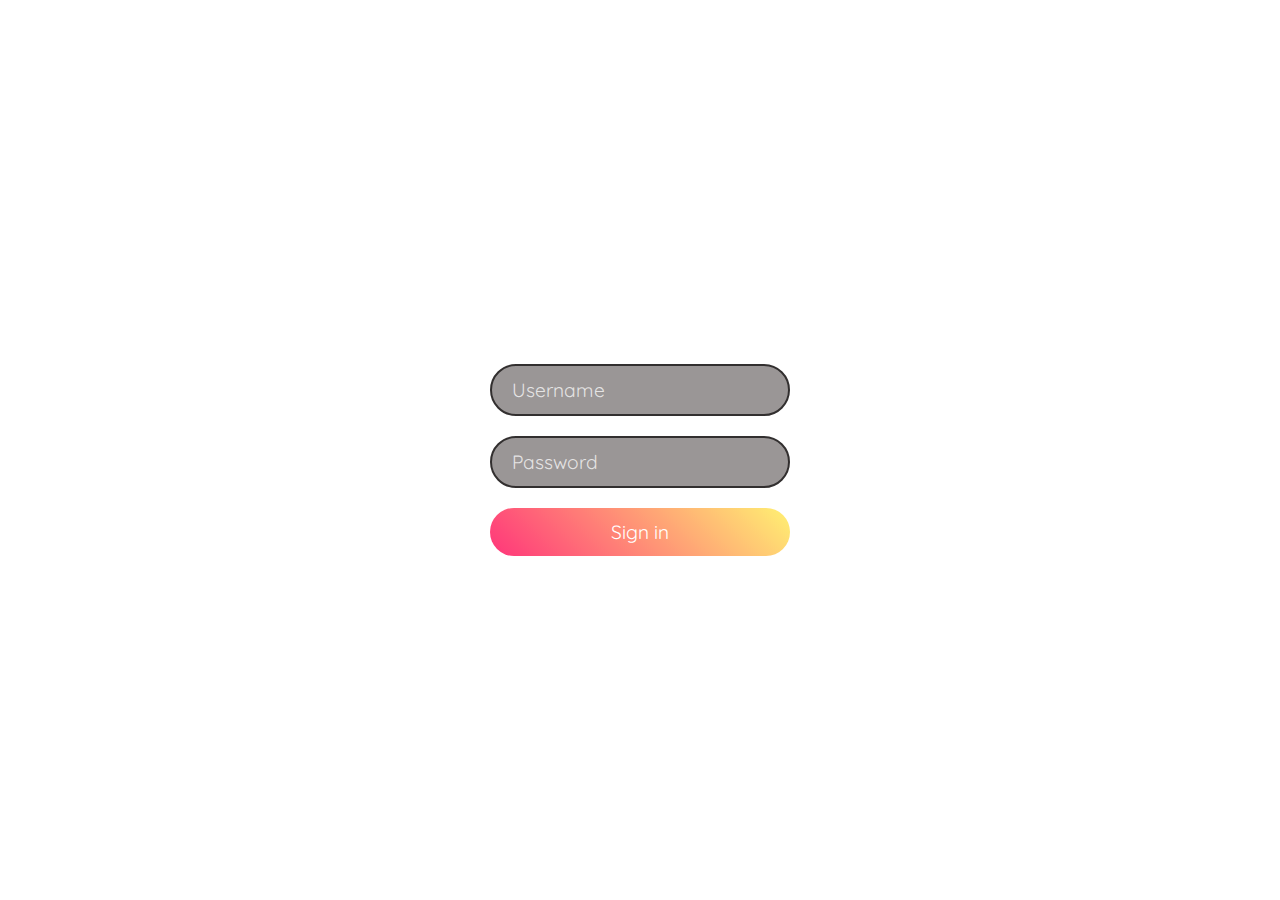
<file: marvalus/login.html>
<!DOCTYPE html>
<html lang="en">
<head>
<meta charset="UTF-8">
<meta name="viewport" content="width=device-width, initial-scale=1.0">
<title>Login Page</title>
<link rel="stylesheet" href="login.css">
</head>
<body>

<div class="ring">
  <i style="--clr:#00ff0a;"></i>
  <i style="--clr:#ff0057;"></i>
  <i style="--clr:#fffd44;"></i>
  <div class="login">
    <h2>Login</h2>
    <div class="inputBx">
      <input type="text" placeholder="Username">
    </div>
    <div class="inputBx">
      <input type="password" placeholder="Password">
    </div>
    <div class="inputBx">
      <input type="submit" value="Sign in">
    </div>
    <div class="links">
      <a href="#">Forget Password</a>
      <a href="#">Signup</a>
    </div>
    <a href="index.html" class="back-btn">Back</a>
  </div>
</div>

</body>
</html>
</file>
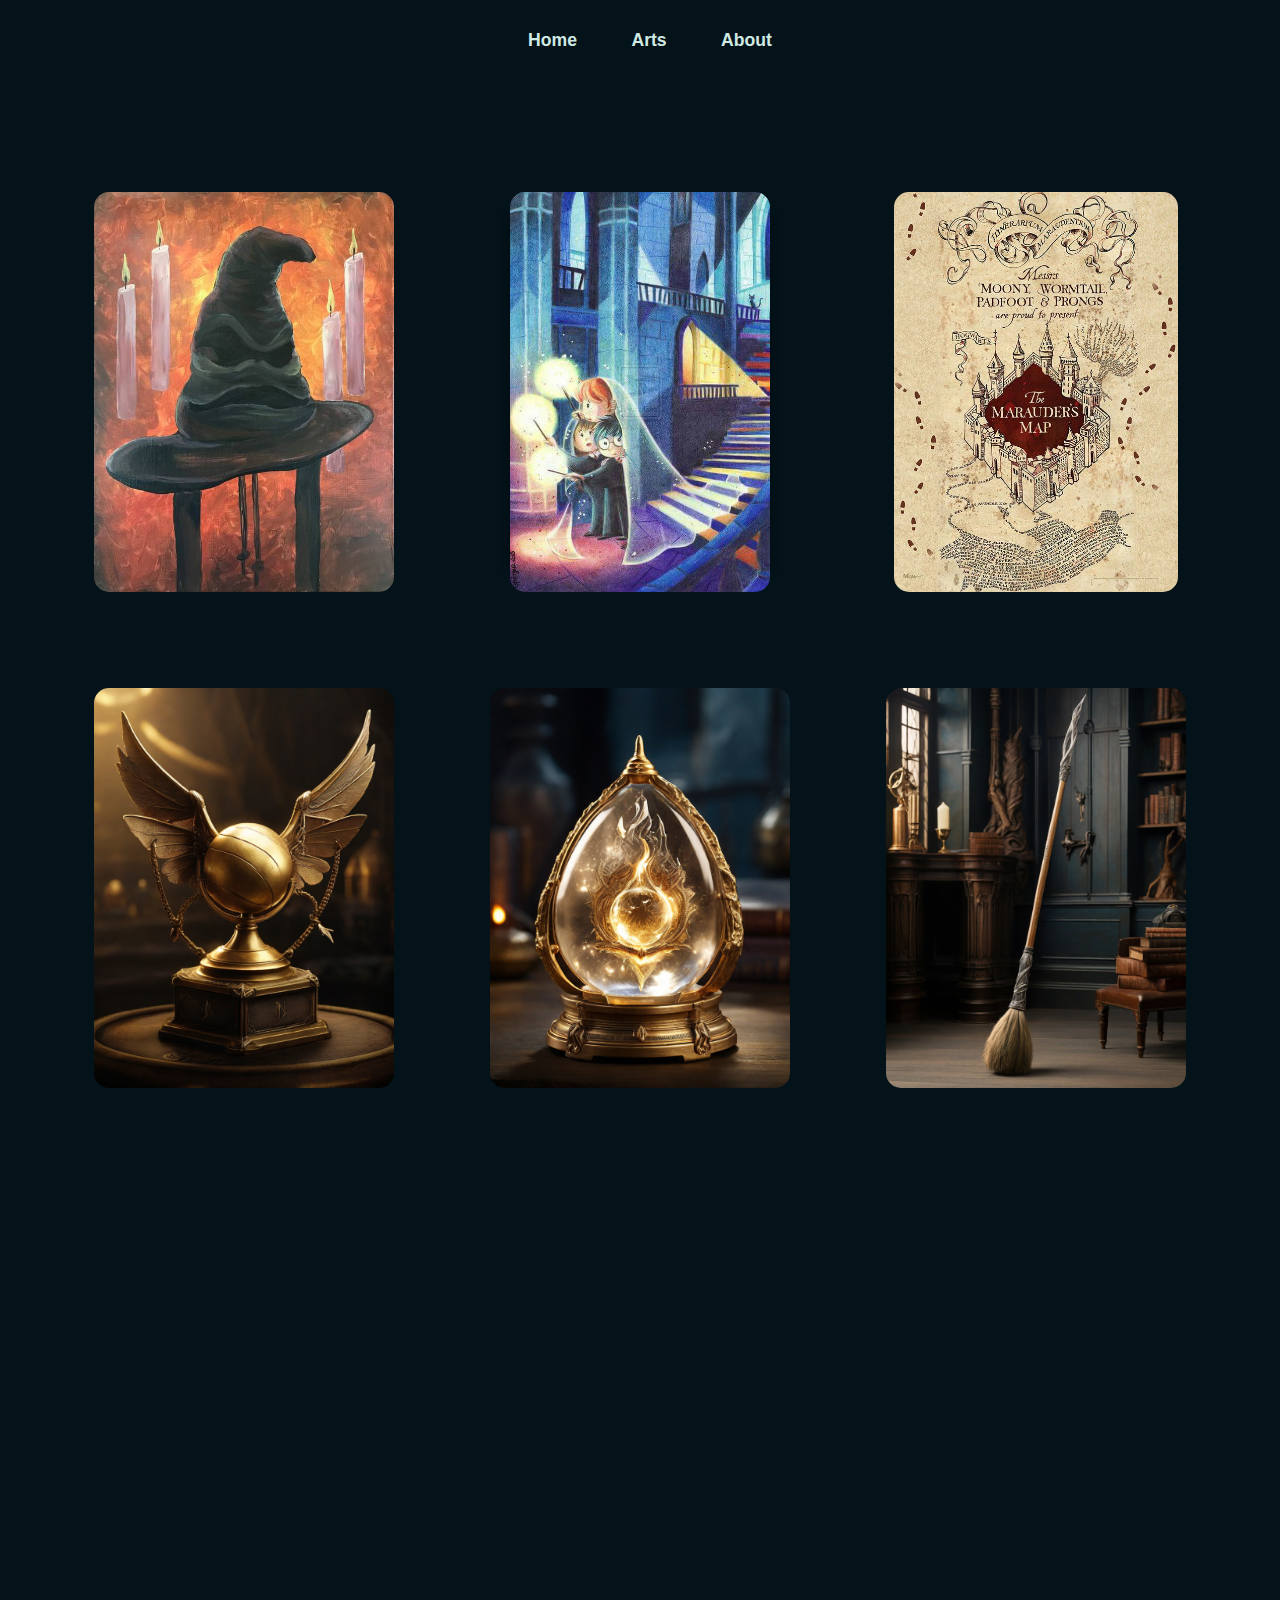
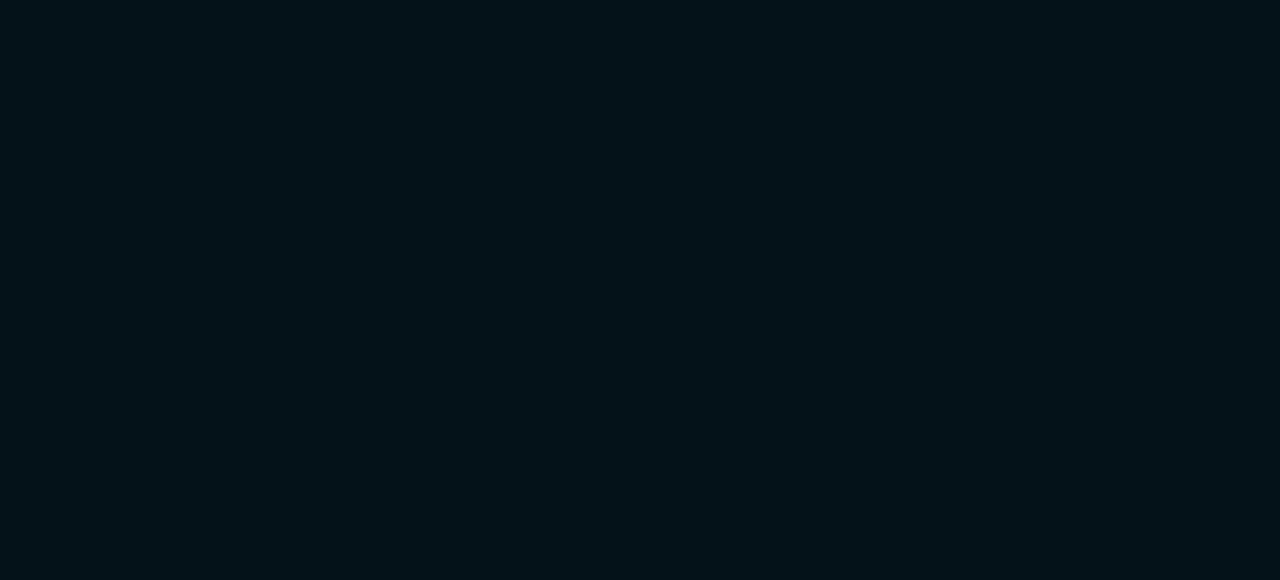
<file: marvalus/amenities/amenities.html>
<!DOCTYPE html>
<html lang="en">
<head>
    <meta charset="UTF-8">
    <meta name="viewport" content="width=device-width, initial-scale=1.0">
    <title>Arcane Artifacts</title>
    <link rel="stylesheet" href="../sub_pages.css">
</head>
<body>
    <header>
        <nav class="navigation">
           <a href="../index.html#home">Home<span></span></a>
           <a href="../index.html#cat">Arts<span></span></a>
           <a href="../index.html#about">About<span></span></a>
        </nav>
   </header>
    <section class="main_body" id="potion_home">
        <div class="card">
            <div class="content">
                <div class="front">
                    <img src="sorting_hat.jpg" alt="Sorting Hat">
                </div>
                <div class="back">
                    <h1 class="title">Sorting Hat</h1>
                    <p class="subtitle">The enchanted hat that determines which Hogwarts house a student belongs to, based on their qualities and desires.</p>
                </div>
            </div>
        </div>
        <div class="card">
            <div class="content">
                <div class="front">
                    <img src="invisibility_cloak.jpg" alt="Invisibility Cloak">
                </div>
                <div class="back">
                    <h1 class="title">Invisibility Cloak</h1>
                    <p class="subtitle">The legendary cloak that renders the wearer invisible, allowing them to move undetected through the world.</p>
                </div>
            </div>
        </div>
        <div class="card">
            <div class="content">
                <div class="front">
                    <img src="marauder's_map.jpg" alt="Marauder's Map">
                </div>
                <div class="back">
                    <h1 class="title">Marauder's Map</h1>
                    <p class="subtitle">The magical map of Hogwarts that reveals all the secret passages and locations within the castle, created by Moony, Wormtail, Padfoot, and Prongs.</p>
                </div>
            </div>
        </div>
        <div class="card">
            <div class="content">
                <div class="front">
                    <img src="golden_snitch.jpg" alt="Golden Snitch">
                </div>
                <div class="back">
                    <h1 class="title">Golden Snitch</h1>
                    <p class="subtitle">The small, winged ball used in Quidditch, sought by Seekers to end the game and earn their team 150 points.</p>
                </div>
            </div>
        </div>
        <div class="card">
            <div class="content">
                <div class="front">
                    <img src="philosopher's_stone.jpg" alt="Philosopher's Stone">
                </div>
                <div class="back">
                    <h1 class="title">Philosopher's Stone</h1>
                    <p class="subtitle">The legendary alchemical substance with the power to grant immortality, sought by Nicolas Flamel and protected by Dumbledore.</p>
                </div>
            </div>
        </div>
        <div class="card">
            <div class="content">
                <div class="front">
                    <img src="flying_broomstick.jpg" alt="Flying Broomstick">
                </div>
                <div class="back">
                    <h1 class="title">Flying Broomstick</h1>
                    <p class="subtitle">The magical mode of transportation used by witches and wizards for travel and Quidditch.</p>
                </div>
            </div>
        </div>
        <div class="card">
            <div class="content">
                <div class="front">
                    <img src="the_mirror_of_erised.jpg" alt="The Mirror of Erised">
                </div>
                <div class="back">
                    <h1 class="title">The Mirror of Erised</h1>
                    <p class="subtitle">The mirror that shows the deepest desires of the heart, tempting those who gaze into it with visions of their greatest wishes fulfilled.</p>
                </div>
            </div>
        </div>
        <div class="card">
            <div class="content">
                <div class="front">
                    <img src="elder_wand.jpg" alt="Elder Wand">
                </div>
                <div class="back">
                    <h1 class="title">Elder Wand</h1>
                    <p class="subtitle">The most powerful wand in existence, capable of performing feats of magic beyond the ability of any other wand.</p>
                </div>
            </div>
        </div>
        <div class="card">
            <div class="content">
                <div class="front">
                    <img src="the_pensive.jpg" alt="The Pensieve">
                </div>
                <div class="back">
                    <h1 class="title">The Pensieve</h1>
                    <p class="subtitle">The magical basin used for viewing memories, allowing users to revisit and examine past events.</p>
                </div>
            </div>
        </div>
        <div class="card">
            <div class="content">
                <div class="front">
                    <img src="griffindor_sword.jpg" alt="Gryffindor Sword">
                </div>
                <div class="back">
                    <h1 class="title">Gryffindor Sword</h1>
                    <p class="subtitle">The powerful and enchanted sword of Godric Gryffindor, imbued with the ability to destroy Horcruxes.</p>
                </div>
            </div>
        </div>
        <div class="card">
            <div class="content">
                <div class="front">
                    <img src="time_turner.jpg" alt="Time Turner">
                </div>
                <div class="back">
                    <h1 class="title">Time Turner</h1>
                    <p class="subtitle">The magical time-travel device used by Hermione Granger to attend multiple classes simultaneously.</p>
                </div>
            </div>
        </div>
        <div class="card">
            <div class="content">
                <div class="front">
                    <img src="resurrection_stone.jpg" alt="Resurrection Stone">
                </div>
                <div class="back">
                    <h1 class="title">Resurrection Stone</h1>
                    <p class="subtitle">One of the Deathly Hallows, capable of bringing back shades of the deceased from the afterlife.</p>
                </div>
            </div>
        </div>
    </section>
</body>
<script>
    const cards = document.querySelectorAll('.card');
const observer = new IntersectionObserver((entries) => {
    entries.forEach((entry) => {
        if (entry.isIntersecting) {
            entry.target.classList.add('visible');
        } else {
            entry.target.classList.remove('visible');
        }
    });
});

cards.forEach((card) => {
    observer.observe(card);
});
</script>
</html>
</file>
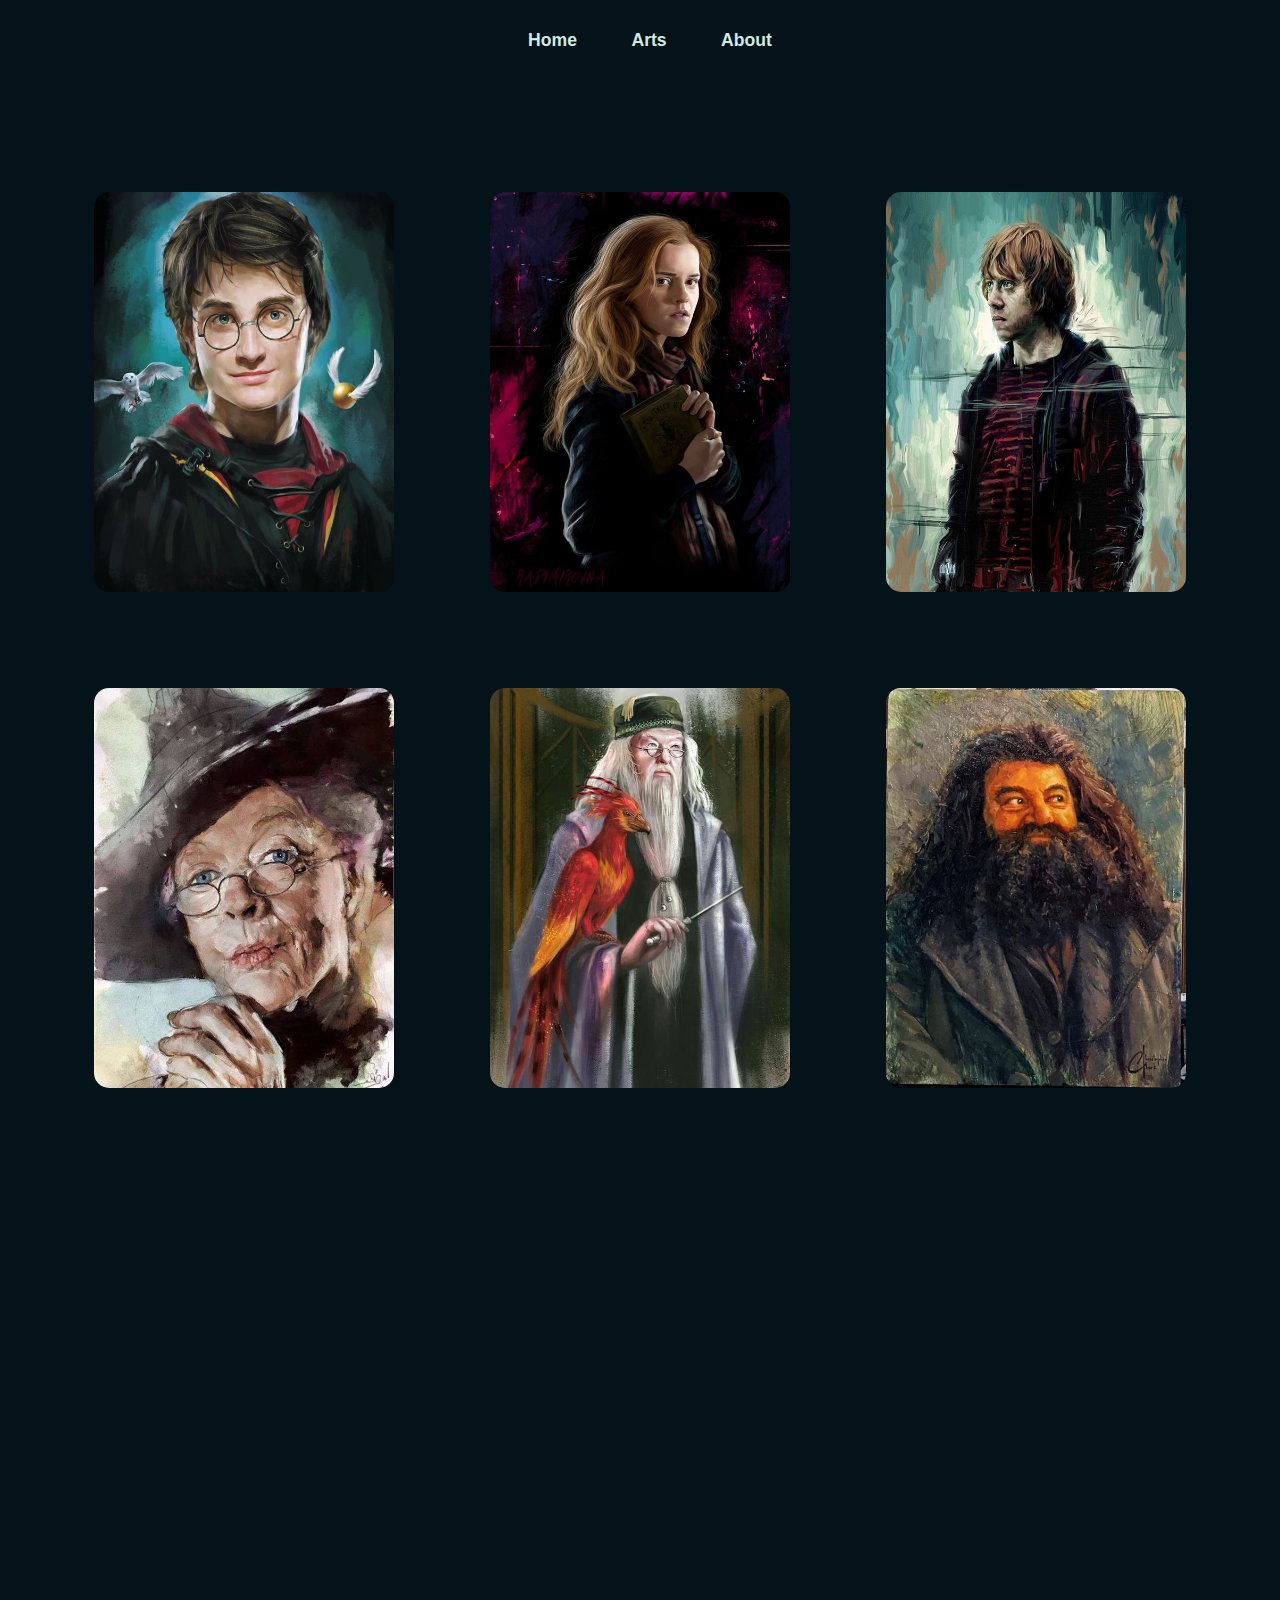
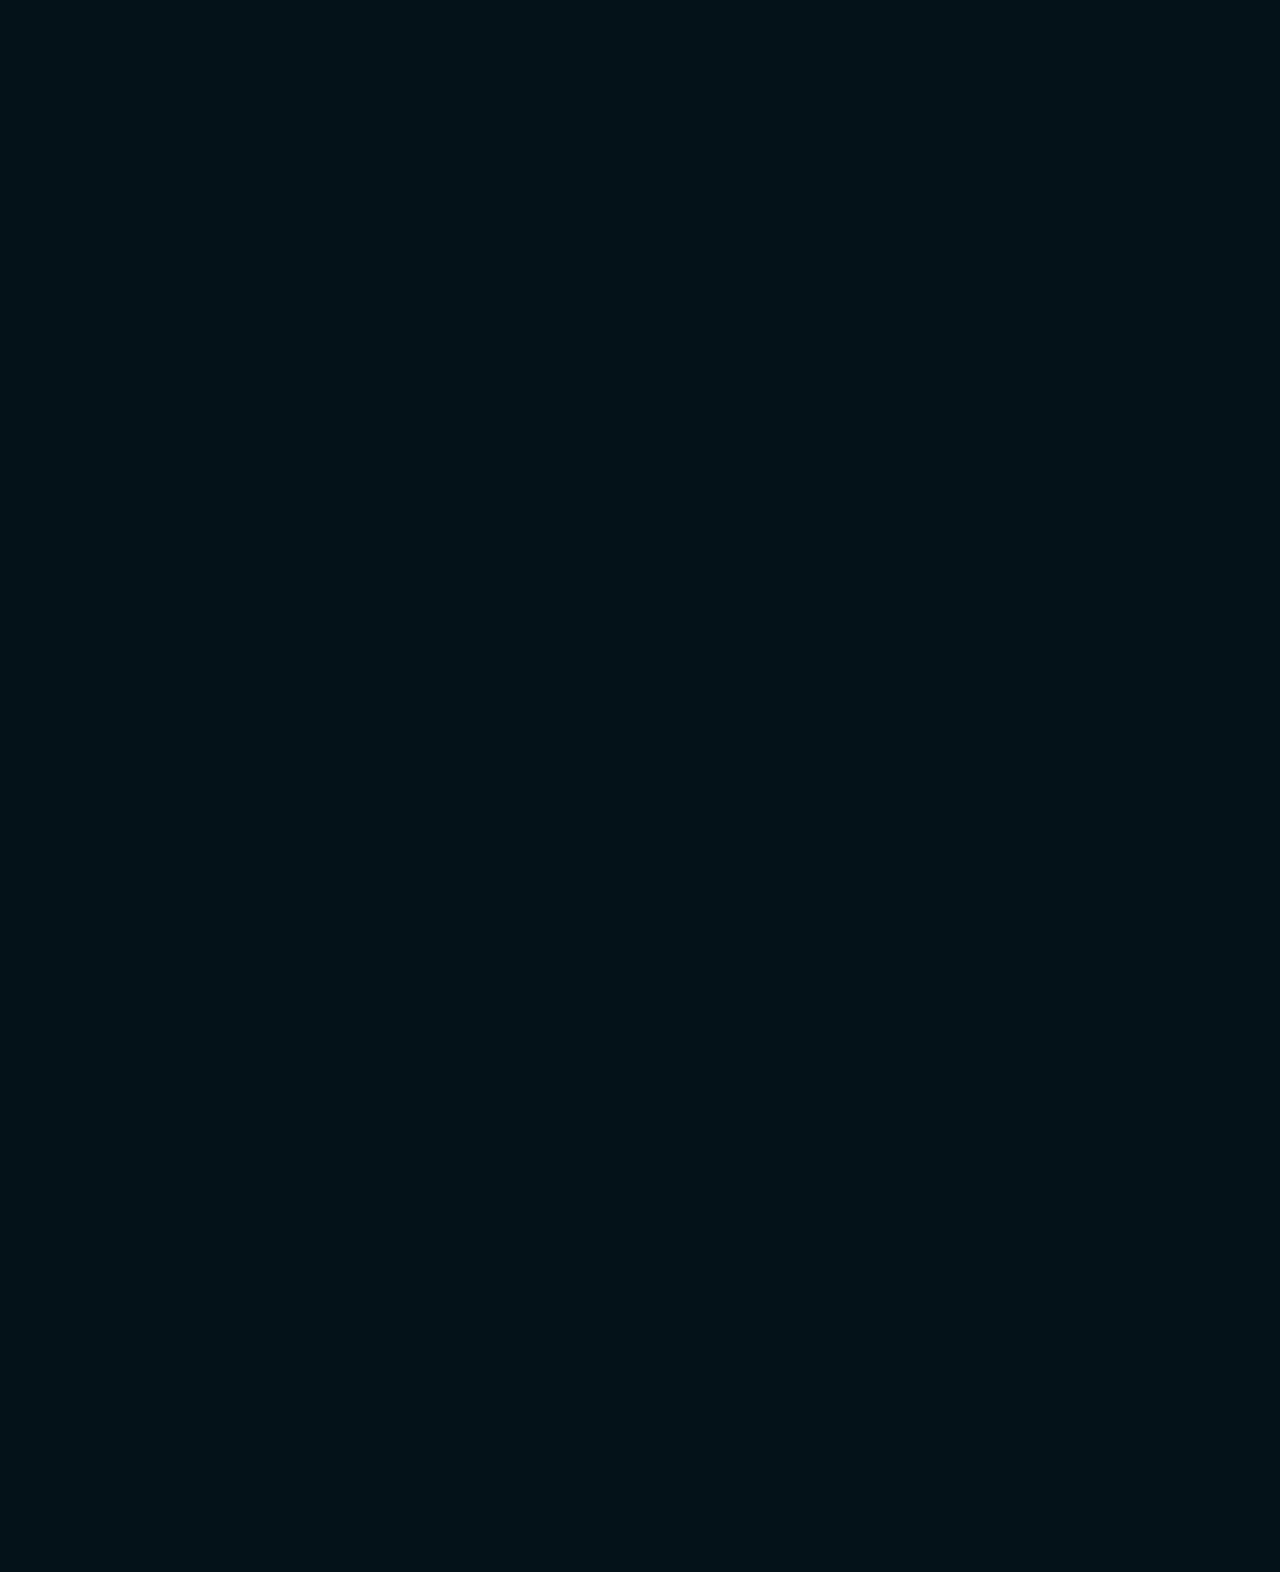
<file: marvalus/characters/characters.html>
<!DOCTYPE html>
<html lang="en">
<head>
    <meta charset="UTF-8">
    <meta name="viewport" content="width=device-width, initial-scale=1.0">
    <title>Enchanted Characters</title>
    <link rel="stylesheet" href="../sub_pages.css">
</head>
<body>
    <header>
        <nav class="navigation">
           <a href="../index.html#home">Home<span></span></a>
           <a href="../index.html#cat">Arts<span></span></a>
           <a href="../index.html#about">About<span></span></a>
        </nav>
   </header>
    <section class="main_body">
        <div class="card">
            <div class="content">
                <div class="front">
                    <img src="1.jpg" alt="Image 1">
                </div>
                <div class="back">
                    <h1 class="title">Harry Potter</h1>
                    <p class="subtitle"> The courageous wizard destined to defy darkness, wielding bravery as his greatest magic.<p>
                        <input type="radio" id="star5" name="rating1" value="5" />
                        <label for="star5">5 </label>
                        <input type="radio" id="star4" name="rating1" value="4" />
                        <label for="star4">4 </label>
                        <input type="radio" id="star3" name="rating1" value="3" />
                        <label for="star3">3 </label>
                        <input type="radio" id="star2" name="rating1" value="2" />
                        <label for="star2">2 </label>
                        <input type="radio" id="star1" name="rating1" value="1" />
                        <label for="star1">1 </label>
                    </div>
                    <!-- Display the selected rating -->
                    <div class="selected-rating">Your rating: <span id="selected-rating1"></span></div>
                </div>
            </div>
        </div>
        <div class="card">
            <div class="content">
                <div class="front">
                    <img src="2.jpg" alt="Image 2">
                </div>
                <div class="back">
                    <h1 class="title">Hermione Granger</h1>
                    <p class="subtitle"> The brilliant witch whose intellect shines as brightly as her unwavering loyalty.<p>
                </div>
            </div>
        </div>
        <div class="card">
            <div class="content">
                <div class="front">
                    <img src="3.jpg" alt="Image 3">
                </div>
                <div class="back">
                    <h1 class="title">Ron Weasley</h1>
                    <p class="subtitle">The steadfast friend, whose humor and heart prove indispensable on the journey through both laughter and adversity.<p>
                </div>
            </div>
        </div>
        <div class="card">
            <div class="content">
                <div class="front">
                    <img src="4.jpg" alt="Image 1">
                </div>
                <div class="back">
                    <h1 class="title">Minerva McGonagal</h1>
                    <p class="subtitle">The stern yet fair Deputy Headmistress, whose animagus form is as fierce as her dedication to Hogwarts.<p>
                </div>
            </div>
        </div>
        <div class="card">
            <div class="content">
                <div class="front">
                    <img src="8.jpg" alt="Image 2">
                </div>
                <div class="back">
                    <h1 class="title">Albus Dumbledore</h1>
                    <p class="subtitle">The enigmatic and wise Headmaster, whose twinkling eyes conceal depths of knowledge and compassion.<p>
                </div>
            </div>
        </div>
        <div class="card">
            <div class="content">
                <div class="front">
                    <img src="6.jpg" alt="Image 3">
                </div>
                <div class="back">
                    <h1 class="title">Rubeus Hagrid</h1>
                    <p class="subtitle">The gentle giant with a heart of gold, whose love for magical creatures is matched only by his loyalty to his friends.<p>
                </div>
            </div>
        </div>
        <div class="card">
            <div class="content">
                <div class="front">
                    <img src="7.jpg" alt="Image 1">
                </div>
                <div class="back">
                    <h1 class="title">Ginevra Weasley</h1>
                    <p class="subtitle">Ginny, the fiery and determined witch, whose fierce spirit and Quidditch prowess shine brightly at Hogwarts.<p>
                </div>
            </div>
        </div>
        <div class="card">
            <div class="content">
                <div class="front">
                    <img src="15.jpeg" alt="Image 2">
                </div>
                <div class="back">
                    <h1 class="title">Neville Longbottom</h1>
                    <p class="subtitle">Neville, the courageous Gryffindor, whose journey from timid student to valiant hero inspires us all.<p>
                </div>
            </div>
        </div>
        <div class="card">
            <div class="content">
                <div class="front">
                    <img src="9.jpg" alt="Image 3">
                </div>
                <div class="back">
                    <h1 class="title">Draco Malfoy</h1>
                    <p class="subtitle">The ambitious Slytherin, whose struggles with his family legacy reveal the complexities of loyalty and redemption.<p>
                </div>
            </div>
        </div>
        <div class="card">
            <div class="content">
                <div class="front">
                    <img src="10.jpg" alt="Image 1">
                </div>
                <div class="back">
                    <h1 class="title">Dobby</h1>
                    <p class="subtitle"> The devoted house-elf, whose loyalty and bravery defy his enslavement, proving that even the humblest can be heroes.<p>
                </div>
            </div>
        </div>
        <div class="card">
            <div class="content">
                <div class="front">
                    <img src="11.jpg" alt="Image 2">
                </div>
                <div class="back">
                    <h1 class="title">Cedric Diggory</h1>
                    <p class="subtitle">The Hufflepuff champion, whose integrity and kindness leave an enduring legacy beyond the Triwizard Tournament.<p>
                </div>
            </div>
        </div>
        <div class="card">
            <div class="content">
                <div class="front">
                    <img src="12.jpg" alt="Image 3">
                </div>
                <div class="back">
                    <h1 class="title">Lily Potter</h1>
                    <p class="subtitle">The selfless and loving mother, whose sacrifice protects her son and echoes through the ages as a beacon of love's power.<p>
                </div>
            </div>
        </div>
        <div class="card">
            <div class="content">
                <div class="front">
                    <img src="13.jpg" alt="Image 1">
                </div>
                <div class="back">
                    <h1 class="title">Luna Lovegood</h1>
                    <p class="subtitle">The whimsical and perceptive Ravenclaw, whose unshakeable belief in the extraordinary inspires those around her to see the magic in the world.<p>
                </div>
            </div>
        </div>
        <div class="card">
            <div class="content">
                <div class="front">
                    <img src="14.jpg" alt="Image 2">
                </div>
                <div class="back">
                    <h1 class="title">Remus Lupin</h1>
                    <p class="subtitle">The compassionate and resilient werewolf, whose strength of character and kindness make him a beloved mentor and friend.<p>
                </div>
            </div>
        </div>
        <div class="card">
            <div class="content">
                <div class="front">
                    <img src="5.jpg" alt="Image 3">
                </div>
                <div class="back">
                    <h1 class="title">Lord Voldemort (Tom Marvolo Riddle)</h1>
                    <p class="subtitle">The dark and feared Dark Lord, whose quest for power leads to a legacy of terror and tragedy.<p>
                </div>
            </div>
        </div>
        <div class="card">
            <div class="content">
                <div class="front">
                    <img src="16.jpg" alt="Image 1">
                </div>
                <div class="back">
                    <h1 class="title">Sirius Black</h1>
                    <p class="subtitle">The loyal and misunderstood godfather, whose unwavering devotion to his friends drives him to defy even the darkest of forces.<p>
                </div>
            </div>
        </div>
        <div class="card">
            <div class="content">
                <div class="front">
                    <img src="17.jpg" alt="Image 2">
                </div>
                <div class="back">
                    <h1 class="title">Severus Snape</h1>
                    <p class="subtitle">The complex and enigmatic Potions Master, whose journey from villain to hero reveals the depths of love and sacrifice.<p>
                </div>
            </div>
        </div>
        <div class="card">
            <div class="content">
                <div class="front">
                    <img src="18.jpg" alt="Image 3">
                </div>
                <div class="back">
                    <h1 class="title">Dolores Umbridge</h1>
                    <p class="subtitle">The authoritarian and cruel Ministry official, whose reign of terror at Hogwarts leaves scars that run deeper than ink on parchment.<p>'
                    <!-- Inside each card's back div -->
                    <div class="back">
                        <h1 class="title">Harry Potter</h1>
                        <p class="subtitle">The courageous wizard destined to defy darkness, wielding bravery as his greatest magic.</p>
                        <!-- Rating input box -->
                        <label for="ratingInput">Rate (1-5): </label>
                        <input type="number" id="ratingInput" name="rating1" min="1" max="5">
                        <!-- Button to submit rating -->
                        <button onclick="submitRating('ratingInput', 'selected-rating1')">Submit</button>
                        <!-- Display the selected rating -->
                        <div class="selected-rating">Your rating: <span id="selected-rating1"></span>/5</div>
                    </div>

                </div>
            </div>
        </div>
    </section>
</body>
<script>
    const cards = document.querySelectorAll('.card');
const observer = new IntersectionObserver((entries) => {
    entries.forEach((entry) => {
        if (entry.isIntersecting) {
            entry.target.classList.add('visible');
        } else {
            entry.target.classList.remove('visible');
        }
    });
});

cards.forEach((card) => {
    observer.observe(card);
});



function submitRating(inputId, displayId) {
    var ratingInput = document.getElementById(inputId);
    var displayRating = document.getElementById(displayId);
    
    var rating = ratingInput.value;
    if (rating >= 1 && rating <= 5) {
        displayRating.textContent = rating;
    } else {
        alert("Please enter a rating between 1 and 5.");
    }
}




</script>
</html>
</file>
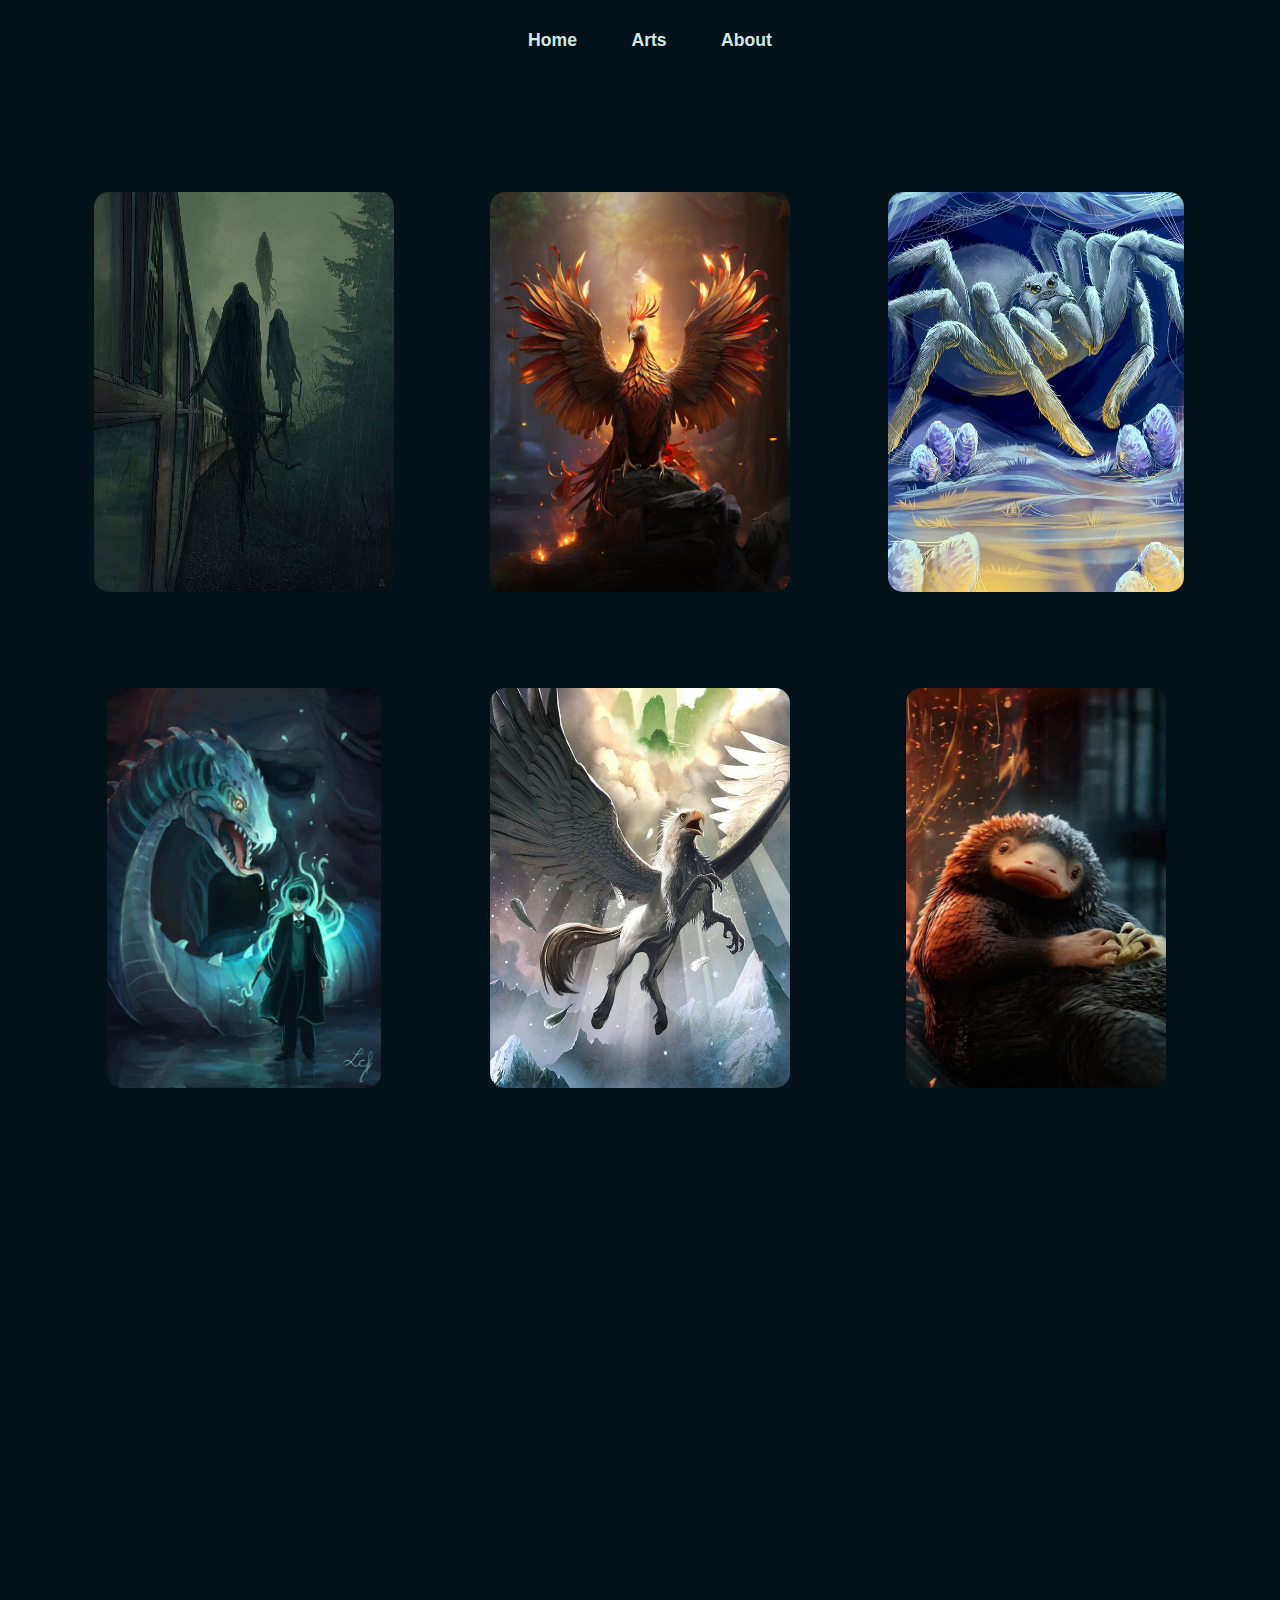
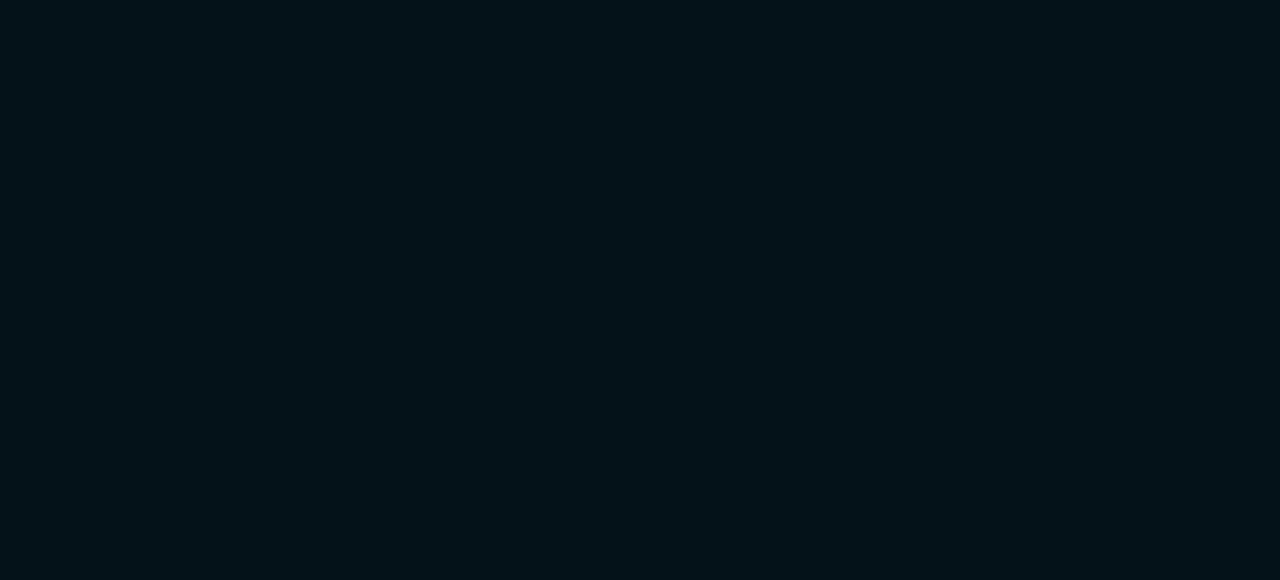
<file: marvalus/creatures/creatures.html>
<!DOCTYPE html>
<html lang="en">
<head>
    <meta charset="UTF-8">
    <meta name="viewport" content="width=device-width, initial-scale=1.0">
    <title>Mythical Menagerie</title>
    <link rel="stylesheet" href="../sub_pages.css">
</head>
<body>
    <header>
        <nav class="navigation">
           <a href="../index.html#home">Home<span></span></a>
           <a href="../index.html#cat">Arts<span></span></a>
           <a href="../index.html#about">About<span></span></a>
        </nav>
   </header>
    <section class="main_body" id="potion_home">
        <div class="card">
            <div class="content">
                <div class="front">
                    <img src="dementors.jpg" alt="Dementor">
                </div>
                <div class="back">
                    <h1 class="title">Dementor</h1>
                    <p class="subtitle">The chilling specter that feeds on happiness, leaving despair in its wake.</p>
                </div>
            </div>
        </div>
        <div class="card">
            <div class="content">
                <div class="front">
                    <img src="phoenix.jpg" alt="Phoenix">
                </div>
                <div class="back">
                    <h1 class="title">Phoenix</h1>
                    <p class="subtitle">The majestic bird of rebirth, whose fiery plumage brings hope and renewal.</p>
                </div>
            </div>
        </div>
        <div class="card">
            <div class="content">
                <div class="front">
                    <img src="acromantula.jpg" alt="Acromantula">
                </div>
                <div class="back">
                    <h1 class="title">Acromantula</h1>
                    <p class="subtitle">The giant, venomous spider, whose intelligence rivals its terrifying size.</p>
                </div>
            </div>
        </div>
        <div class="card">
            <div class="content">
                <div class="front">
                    <img src="basillik.jpg" alt="Basilisk">
                </div>
                <div class="back">
                    <h1 class="title">Basilisk</h1>
                    <p class="subtitle">The serpentine horror whose gaze brings death, lurking in the Chamber of Secrets.</p>
                </div>
            </div>
        </div>
        <div class="card">
            <div class="content">
                <div class="front">
                    <img src="hippogriff.jpg" alt="Hippogriff">
                </div>
                <div class="back">
                    <h1 class="title">Hippogriff</h1>
                    <p class="subtitle">The noble creature with the body of a horse and the wings and head of an eagle, embodying strength and grace.</p>
                </div>
            </div>
        </div>
        <div class="card">
            <div class="content">
                <div class="front">
                    <img src="niffler.jpg" alt="Niffler">
                </div>
                <div class="back">
                    <h1 class="title">Niffler</h1>
                    <p class="subtitle">The mischievous creature with a penchant for shiny objects, causing chaos in its pursuit of treasure.</p>
                </div>
            </div>
        </div>
        <div class="card">
            <div class="content">
                <div class="front">
                    <img src="sphinx.jpg" alt="Sphinx">
                </div>
                <div class="back">
                    <h1 class="title">Sphinx</h1>
                    <p class="subtitle">The enigmatic guardian of secrets, whose riddles must be solved to pass its test.</p>
                </div>
            </div>
        </div>
        <div class="card">
            <div class="content">
                <div class="front">
                    <img src="thunderbird.jpg" alt="Thunderbird">
                </div>
                <div class="back">
                    <h1 class="title">Thunderbird</h1>
                    <p class="subtitle">The majestic avian creature, whose thunderous flaps herald storms and whose tears can heal.</p>
                </div>
            </div>
        </div>
        <div class="card">
            <div class="content">
                <div class="front">
                    <img src="thestal.jpg" alt="Thestral">
                </div>
                <div class="back">
                    <h1 class="title">Thestral</h1>
                    <p class="subtitle">The eerie winged horse visible only to those who have witnessed death, serving as a symbol of understanding and acceptance.</p>
                </div>
            </div>
        </div>
        <div class="card">
            <div class="content">
                <div class="front">
                    <img src="hippocampus.jpg" alt="Hippocampus">
                </div>
                <div class="back">
                    <h1 class="title">Hippocampus</h1>
                    <p class="subtitle">The mystical sea creature with the body of a horse and the tail of a fish, embodying the power and mystery of the ocean depths.</p>
                </div>
            </div>
        </div>
        <div class="card">
            <div class="content">
                <div class="front">
                    <img src="kelpie.jpg" alt="Kelpie">
                </div>
                <div class="back">
                    <h1 class="title">Kelpie</h1>
                    <p class="subtitle">The shapeshifting water spirit, luring unsuspecting travelers to a watery grave.</p>
                </div>
            </div>
        </div>
        <div class="card">
            <div class="content">
                <div class="front">
                    <img src="manticore.jpg" alt="Manticore">
                </div>
                <div class="back">
                    <h1 class="title">Manticore</h1>
                    <p class="subtitle">The fearsome beast with the body of a lion, the wings of a bat, and the tail of a scorpion, embodying terror and destruction.</p>
                </div>
            </div>
        </div>
    </section>
</body>
<script>
    const cards = document.querySelectorAll('.card');
    const observer = new IntersectionObserver((entries) => {
        entries.forEach((entry) => {
            if (entry.isIntersecting) {
                entry.target.classList.add('visible');
            } else {
                entry.target.classList.remove('visible');
            }
        });
    });

    cards.forEach((card) => {
        observer.observe(card);
    });
</script>
</html>
</file>
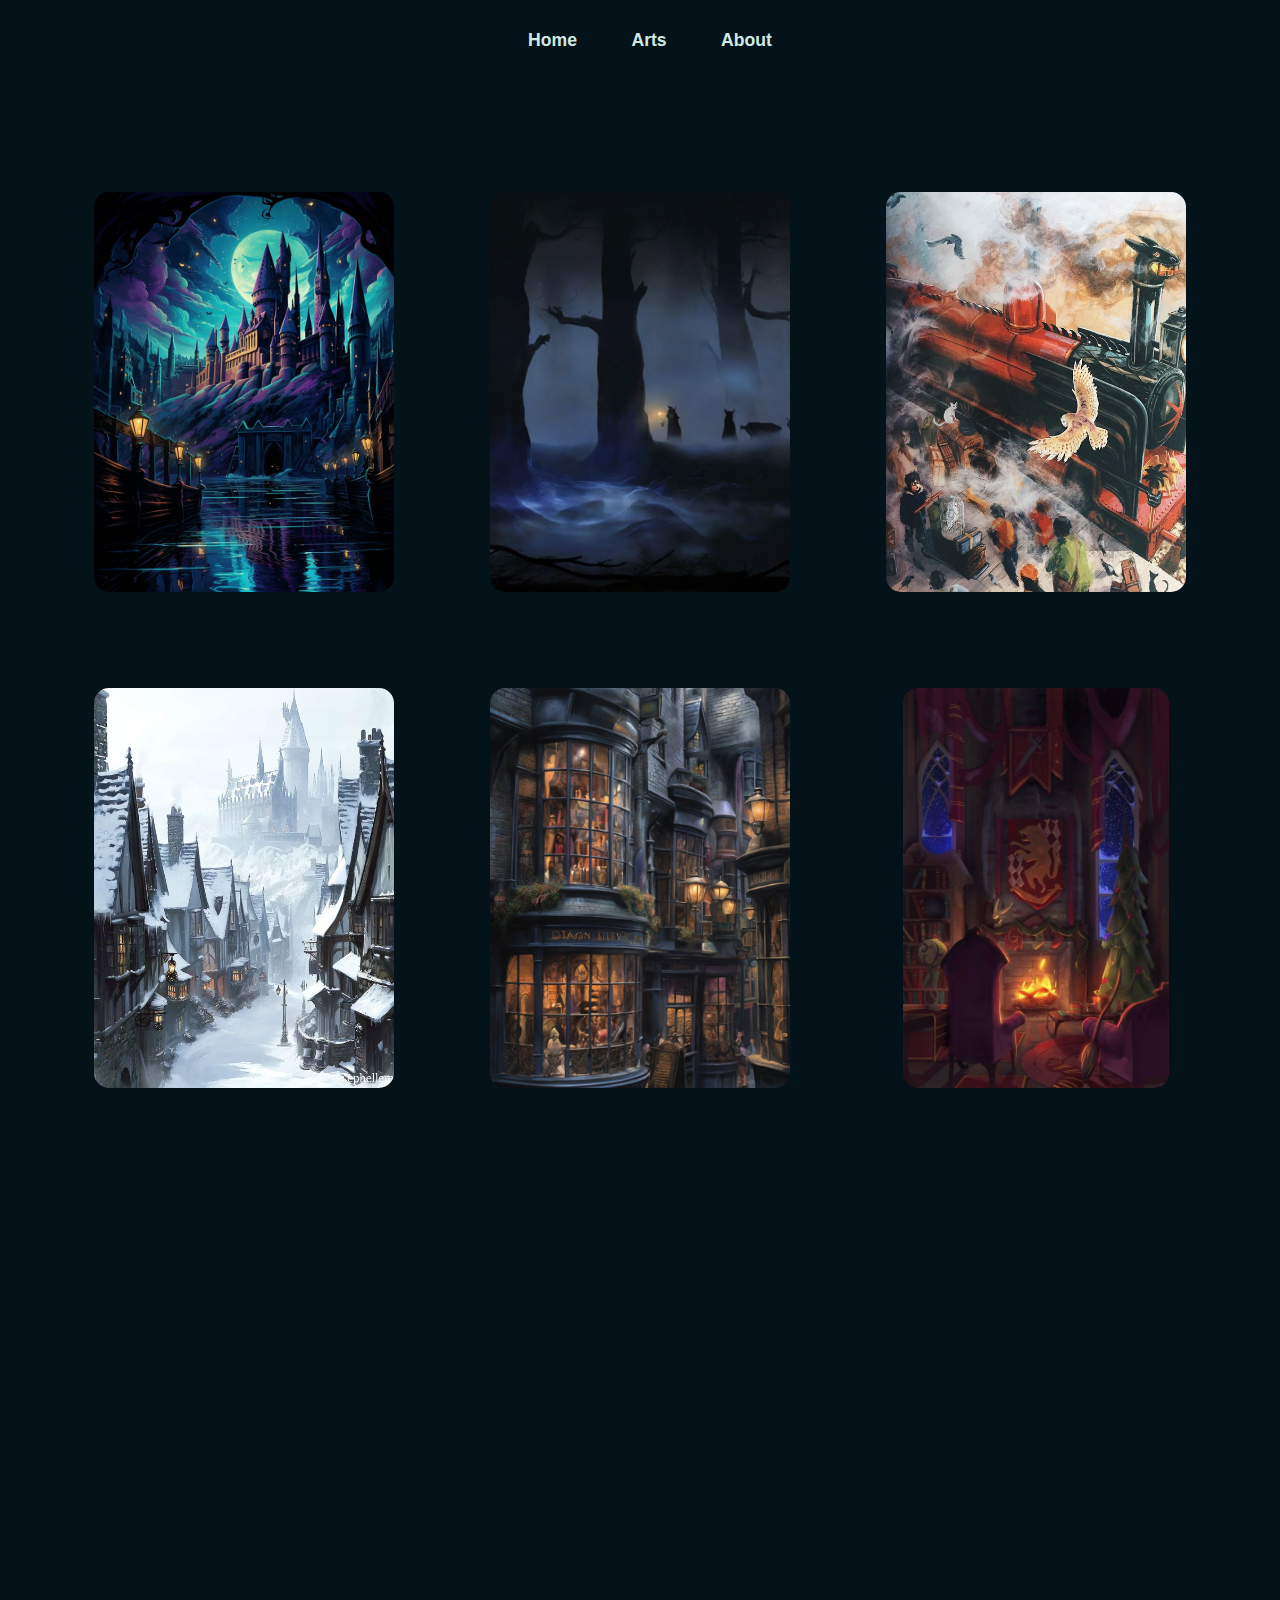
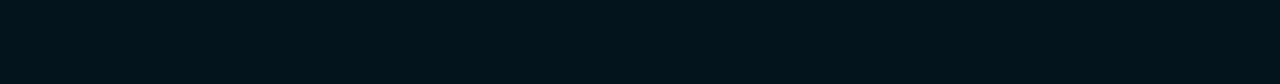
<file: marvalus/landscapes/landscapes.html>
<!DOCTYPE html>
<html lang="en">
<head>
    <meta charset="UTF-8">
    <meta name="viewport" content="width=device-width, initial-scale=1.0">
    <title>Enchanted Realms</title>
    <link rel="stylesheet" href="../sub_pages.css">
</head>
<body>
    <header>
        <nav class="navigation">
           <a href="../index.html#home">Home<span></span></a>
           <a href="../index.html#cat">Arts<span></span></a>
           <a href="../index.html#about">About<span></span></a>
        </nav>
   </header>
    <section class="main_body" id="potion_home">
        <div class="card">
            <div class="content">
                <div class="front">
                    <img src="hogwarts_castle.jpg" alt="Hogwarts Castle">
                </div>
                <div class="back">
                    <h1 class="title">Hogwarts Castle</h1>
                    <p class="subtitle">The magical school of witchcraft and wizardry, home to countless adventures and mysteries.</p>
                </div>
            </div>
        </div>
        <div class="card">
            <div class="content">
                <div class="front">
                    <img src="forbidden_forest.jpg" alt="Forbidden Forest">
                </div>
                <div class="back">
                    <h1 class="title">Forbidden Forest</h1>
                    <p class="subtitle">The dark and mysterious forest located on the grounds of Hogwarts, home to many magical creatures.</p>
                </div>
            </div>
        </div>
        <div class="card">
            <div class="content">
                <div class="front">
                    <img src="platform934.jpg" alt="Platform 9¾">
                </div>
                <div class="back">
                    <h1 class="title">Platform 9¾</h1>
                    <p class="subtitle">The hidden platform at King's Cross Station in London, where students catch the Hogwarts Express.</p>
                </div>
            </div>
        </div>
        <div class="card">
            <div class="content">
                <div class="front">
                    <img src="hogsmead_village.jpg" alt="Hogsmead Village">
                </div>
                <div class="back">
                    <h1 class="title">Hogsmead Village</h1>
                    <p class="subtitle">The picturesque wizarding village near Hogwarts, known for its cozy pubs and magical shops.</p>
                </div>
            </div>
        </div>
        <div class="card">
            <div class="content">
                <div class="front">
                    <img src="diagon_alley.jpg" alt="Diagon Alley">
                </div>
                <div class="back">
                    <h1 class="title">Diagon Alley</h1>
                    <p class="subtitle">The bustling shopping district in London, where witches and wizards stock up on magical supplies.</p>
                </div>
            </div>
        </div>
        <div class="card">
            <div class="content">
                <div class="front">
                    <img src="griffindor_common_room.jpg" alt="Gryffindor Common Room">
                </div>
                <div class="back">
                    <h1 class="title">Gryffindor Common Room</h1>
                    <p class="subtitle">The cozy and welcoming common room for Gryffindor house, located in Hogwarts Castle.</p>
                </div>
            </div>
        </div>
        <div class="card">
            <div class="content">
                <div class="front">
                    <img src="quidditch_pitch.jpg" alt="Quidditch Pitch">
                </div>
                <div class="back">
                    <h1 class="title">Quidditch Pitch</h1>
                    <p class="subtitle">The open field where the fast-paced and thrilling sport of Quidditch is played.</p>
                </div>
            </div>
        </div>
        <div class="card">
            <div class="content">
                <div class="front">
                    <img src="the_burrow.jpg" alt="The Burrow">
                </div>
                <div class="back">
                    <h1 class="title">The Burrow</h1>
                    <p class="subtitle">The quirky and ramshackle home of the Weasley family, located near Ottery St. Catchpole.</p>
                </div>
            </div>
        </div>
        <div class="card">
            <div class="content">
                <div class="front">
                    <img src="whomping_willow.jpg" alt="Whomping Willow">
                </div>
                <div class="back">
                    <h1 class="title">Whomping Willow</h1>
                    <p class="subtitle">The violent and magical tree planted on the grounds of Hogwarts, guarding the entrance to the secret passage leading to the Shrieking Shack.</p>
                </div>
            </div>
        </div>
    </section>
</body>
<script>
    const cards = document.querySelectorAll('.card');
const observer = new IntersectionObserver((entries) => {
    entries.forEach((entry) => {
        if (entry.isIntersecting) {
            entry.target.classList.add('visible');
        } else {
            entry.target.classList.remove('visible');
        }
    });
});

cards.forEach((card) => {
    observer.observe(card);
});
</script>
</html>
</file>
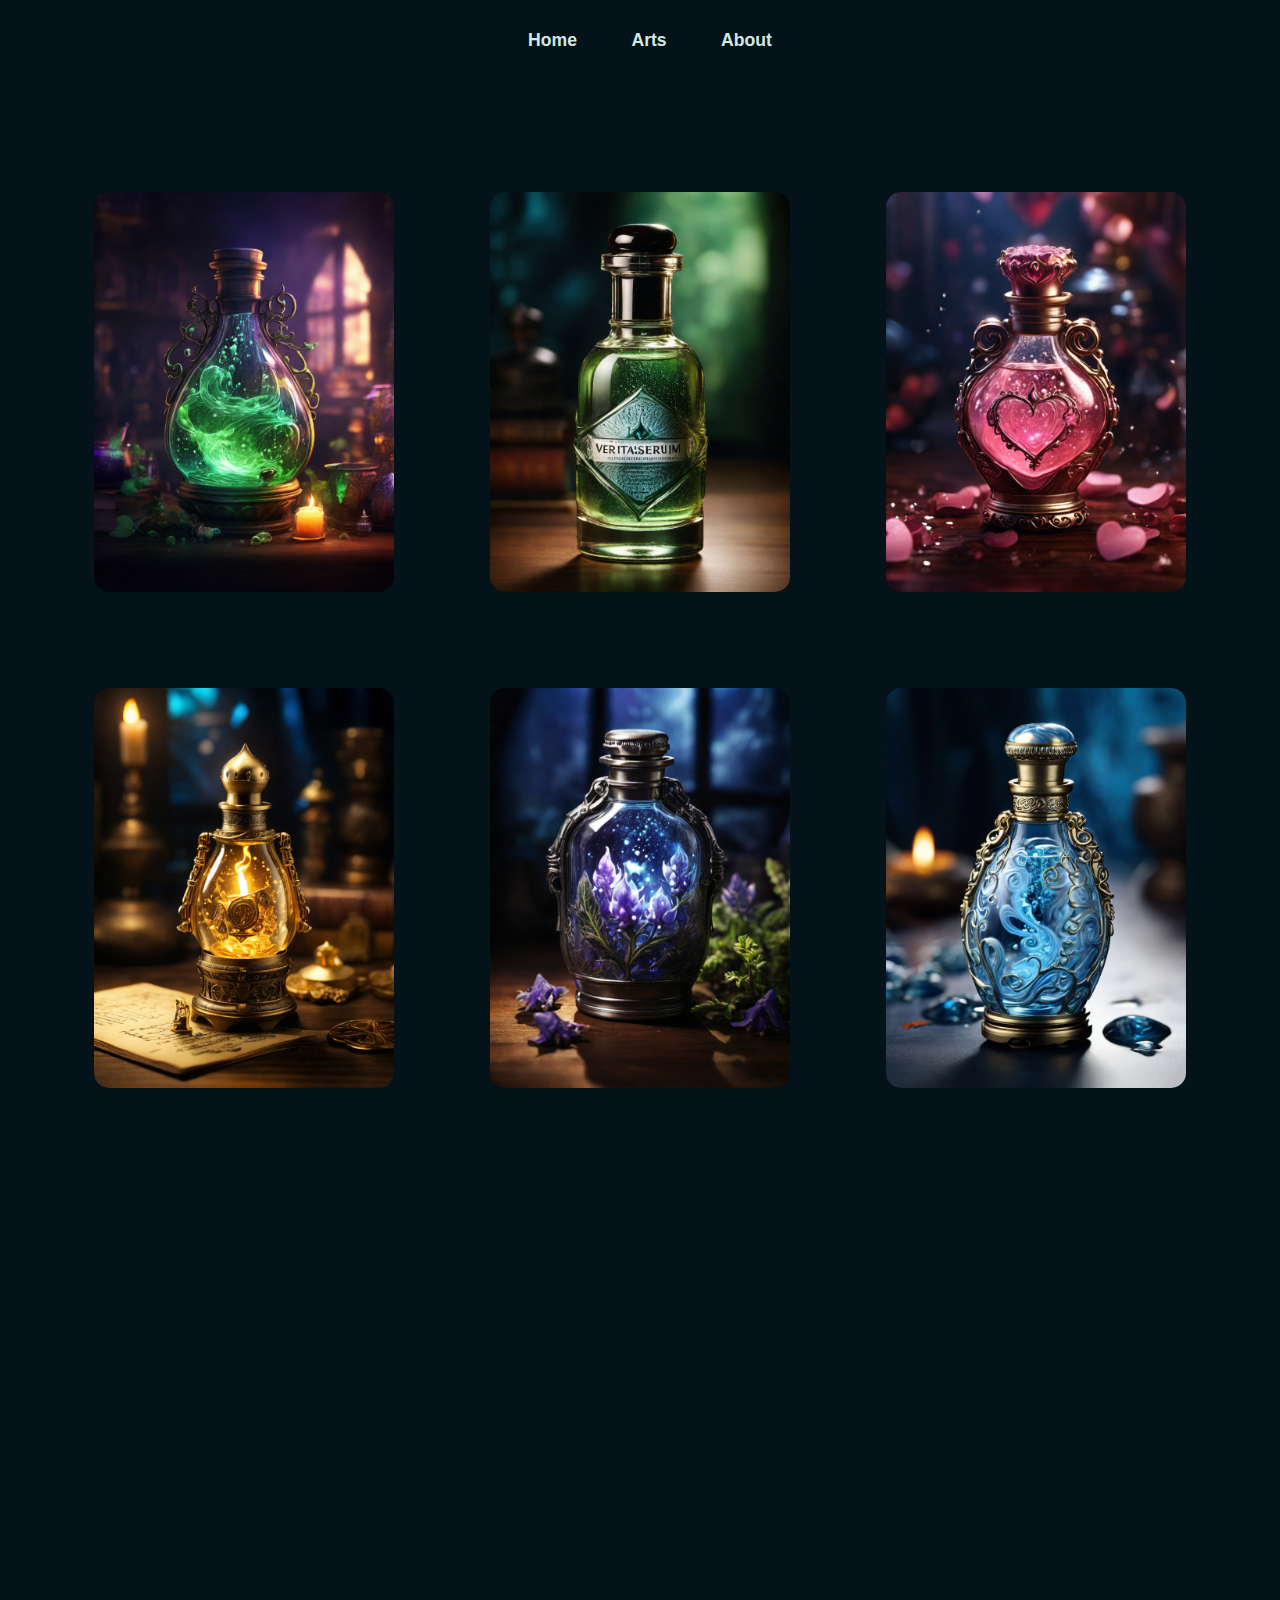
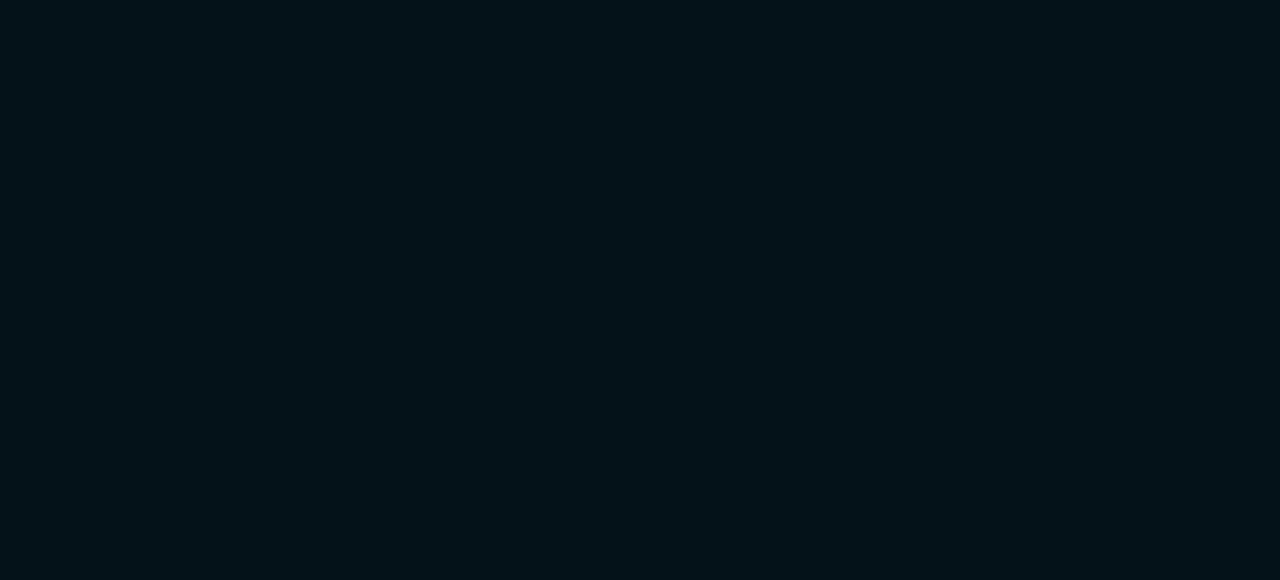
<file: marvalus/potions/potions.html>
<!DOCTYPE html>
<html lang="en">
<head>
    <meta charset="UTF-8">
    <meta name="viewport" content="width=device-width, initial-scale=1.0">
    <title>Brews and Elixirs</title>
    <link rel="stylesheet" href="../sub_pages.css">
</head>
<body>
    <header>
        <nav class="navigation">
           <a href="../index.html#home">Home<span></span></a>
           <a href="../index.html#cat">Arts<span></span></a>
           <a href="../index.html#about">About<span></span></a>
        </nav>
   </header>
    <section class="main_body" id="potion_home">
        <div class="card">
            <div class="content">
                <div class="front">
                    <img src="polyjuice_potion.jpg" alt="Polyjuice Potion">
                </div>
                <div class="back">
                    <h1 class="title">Polyjuice Potion</h1>
                    <p class="subtitle">A complex potion that allows the drinker to assume the form of someone else.</p>
                </div>
            </div>
        </div>
        <div class="card">
            <div class="content">
                <div class="front">
                    <img src="veritaserum.jpg" alt="Veritaserum">
                </div>
                <div class="back">
                    <h1 class="title">Veritaserum</h1>
                    <p class="subtitle">A powerful truth serum that forces the drinker to reveal their deepest secrets.</p>
                </div>
            </div>
        </div>
        <div class="card">
            <div class="content">
                <div class="front">
                    <img src="amortentia.jpg" alt="Amortentia">
                </div>
                <div class="back">
                    <h1 class="title">Amortentia</h1>
                    <p class="subtitle">The most powerful love potion in the world, with a distinctive and unique aroma for each person.</p>
                </div>
            </div>
        </div>
        <div class="card">
            <div class="content">
                <div class="front">
                    <img src="felix_felicis.jpg" alt="Felix Felicis">
                </div>
                <div class="back">
                    <h1 class="title">Felix Felicis</h1>
                    <p class="subtitle">Also known as Liquid Luck, this potion brings extreme good luck to the drinker for a limited period of time.</p>
                </div>
            </div>
        </div>
        <div class="card">
            <div class="content">
                <div class="front">
                    <img src="wolfsbane.jpg" alt="Wolfsbane Potion">
                </div>
                <div class="back">
                    <h1 class="title">Wolfsbane Potion</h1>
                    <p class="subtitle">A potion that allows a werewolf to retain their human mind during the full moon, preventing them from harming others.</p>
                </div>
            </div>
        </div>
        <div class="card">
            <div class="content">
                <div class="front">
                    <img src="draught_of_peace.jpg" alt="Draught of Peace">
                </div>
                <div class="back">
                    <h1 class="title">Draught of Peace</h1>
                    <p class="subtitle">A calming potion that relieves anxiety and agitation, promoting relaxation and tranquility.</p>
                </div>
            </div>
        </div>
        <div class="card">
            <div class="content">
                <div class="front">
                    <img src="draught_of_living_death.jpg" alt="Draught of Living Death">
                </div>
                <div class="back">
                    <h1 class="title">Draught of Living Death</h1>
                    <p class="subtitle">A powerful sleeping potion that induces a deep and almost irreversible sleep in the drinker.</p>
                </div>
            </div>
        </div>
        <div class="card">
            <div class="content">
                <div class="front">
                    <img src="potion_recepie.jpg" alt="Potion Recipe">
                </div>
                <div class="back">
                    <h1 class="title">Potion Recipe</h1>
                    <p class="subtitle">A parchment displaying the ingredients and steps required to brew a magical potion.</p>
                </div>
            </div>
        </div>
        <div class="card">
            <div class="content">
                <div class="front">
                    <img src="potion_ingredients_market.jpg" alt="Potion Ingredients Market">
                </div>
                <div class="back">
                    <h1 class="title">Potion Ingredients Market</h1>
                    <p class="subtitle">A bustling marketplace where witches and wizards can purchase rare and exotic potion ingredients.</p>
                </div>
            </div>
        </div>
        <div class="card">
            <div class="content">
                <div class="front">
                    <img src="potion_ingredients.jpg" alt="Potion Ingredients">
                </div>
                <div class="back">
                    <h1 class="title">Potion Ingredients</h1>
                    <p class="subtitle">Various magical components used in potion-making, ranging from herbs and roots to animal parts.</p>
                </div>
            </div>
        </div>
        <div class="card">
            <div class="content">
                <div class="front">
                    <img src="potion_class_scene.jpg" alt="Potion Class Scene">
                </div>
                <div class="back">
                    <h1 class="title">Potion Class Scene</h1>
                    <p class="subtitle">A scene depicting students learning potion-making in the Hogwarts classroom under the guidance of Professor Snape.</p>
                </div>
            </div>
        </div>
        <div class="card">
            <div class="content">
                <div class="front">
                    <img src="potion_accident.jpg" alt="Potion Accident">
                </div>
                <div class="back">
                    <h1 class="title">Potion Accident</h1>
                    <p class="subtitle">An unfortunate mishap in the potion-making process, resulting in unexpected and chaotic consequences.</p>
                </div>
            </div>
        </div>
    </section>
</body>
<script>
    const cards = document.querySelectorAll('.card');
const observer = new IntersectionObserver((entries) => {
    entries.forEach((entry) => {
        if (entry.isIntersecting) {
            entry.target.classList.add('visible');
        } else {
            entry.target.classList.remove('visible');
        }
    });
});

cards.forEach((card) => {
    observer.observe(card);
});
</script>
</html>
</file>
<file: marvalus/login.css>
@import url("https://fonts.googleapis.com/css2?family=Quicksand:wght@300&display=swap");
* {
  margin: 0;
  padding: 0;
  box-sizing: border-box;
  font-family: "Quicksand", sans-serif;
}
body {
  display: flex;
  justify-content: center;
  align-items: center;
  min-height: 100vh;
  background: url(https://www.seegreatart.art/wp-content/uploads/2022/03/SA-Render-Master-Based-on-Sao-Paulo-1536x1161.jpg);
  width: 100%;
  overflow: hidden;
  opacity: 160%;
}
.ring {
  position: relative;
  width: 500px;
  height: 500px;
  display: flex;
  justify-content: center;
  align-items: center;
}
.ring i {
  position: absolute;
  inset: 0;
  border: 2px solid #fff;
  transition: 0.5s;
}
.ring i:nth-child(1) {
  border-radius: 38% 62% 63% 37% / 41% 44% 56% 59%;
  animation: animate 6s linear infinite;
}
.ring i:nth-child(2) {
  border-radius: 41% 44% 56% 59%/38% 62% 63% 37%;
  animation: animate 4s linear infinite;
}
.ring i:nth-child(3) {
  border-radius: 41% 44% 56% 59%/38% 62% 63% 37%;
  animation: animate2 10s linear infinite;
}
.ring:hover i {
  border: 6px solid var(--clr);
  filter: drop-shadow(0 0 20px var(--clr));
}
@keyframes animate {
  0% {
    transform: rotate(0deg);
  }
  100% {
    transform: rotate(360deg);
  }
}
@keyframes animate2 {
  0% {
    transform: rotate(360deg);
  }
  100% {
    transform: rotate(0deg);
  }
}
.login {
  position: absolute;
  width: 300px;
  height: 100%;
  display: flex;
  justify-content: center;
  align-items: center;
  flex-direction: column;
  gap: 20px;
}
.login h2 {
  font-size: 2em;
  color: #fff;
}
.login .inputBx {
  position: relative;
  width: 100%;
}
.login .inputBx input {
  position: relative;
  width: 100%;
  padding: 12px 20px;
  background: #6f6969b3;
  border: 2px solid #322f2f;
  border-radius: 40px;
  font-size: 1.2em;
  color: #fff;
  box-shadow: none;
  outline: none;
}
.login .inputBx input[type="submit"] {
  width: 100%;
  background: #0078ff;
  background: linear-gradient(45deg, #ff357a, #fff172);
  border: none;
  cursor: pointer;
}
.login .inputBx input::placeholder {
  color: rgba(255, 255, 255, 0.75);
}
.login .links {
  position: relative;
  width: 100%;
  display: flex;
  align-items: center;
  justify-content: space-between;
  padding: 0 20px;
}
.login .links a {
  color: #ffffff;
  text-decoration:solid
}


.back-btn {
    color: #fff;
    text-decoration: none;
    font-size: 1.2em;
    position: fixed;
    top: 20px;
    left: 20px;
  }
</file>
<file: marvalus/sub_pages.css>
@font-face {
    font-family: 'Harry P';
    src: url('HARRYP__.TTF');
}

* {
    margin: 0;
    padding: 0;
    box-sizing: border-box;
    font-family: "poppins", sans-serif;
}


body {
    min-height: 100vh;
    overflow-x: hidden;
    background: #041219;
    color: #fff;
}

header{
    position: absolute;
    top: 0;
    left: 0;
    width: 100%;
    padding: 30px;
    display: flex;
    justify-content: center;
    align-items: center;
    z-index: 100;
}

.navigation a{
    font-size: 1.1em;
    position: relative;
    color: rgb(207, 234, 227);
    font-weight: 600;
    text-decoration: none;
    margin-left: 20px;
    padding: 6px 15px;
    transition: .5s;
}

.navigation a:hover {
    color: #fff;
}

.navigation a span{
    position: absolute;
    top: 0;
    left: 0;
    width: 100%;
    height: 100%;
    background: url('./home_imgs/bgp_nav.webp');
    border-radius: 30px;
    z-index: -1;
    transform: scale(0);
    opacity: 0;
    transition: .5s;
}

.navigation a:hover span{
    transform: scale(1);
    opacity: 1;
}

.navigation a.active span{
    transform: scale(1);
    opacity: 1;
}


.main_body{
    display: flex;
    flex-wrap: wrap;
    justify-content: center;
    align-items: center;
    padding-top: 4rem;
    margin-top: 5rem;
}

section .card {
    margin: 20px;
    padding: 20px;
    display: flex;
    align-items: center;
    position: relative;
    margin: 3rem;
    opacity: 0;
    transform: translateY(100px);
    transition: opacity 1s ease, transform 1s ease;
}
section .card.visible {
    opacity: 1;
    transform: translateY(0px);
}

section .card img {
    width: 300px;
    height:400px;
    border-radius: 15px;
}

 /* Flipping effect */
.card {
    width: 300px;
    height: 400px;
    perspective: 1000px;

}

.content {
    width: 100%;
    height: 100%;
    position: relative;
    transform-style: preserve-3d;
    transition: transform 0.8s;
}

.card:hover .content {
    transform: rotateY(180deg);
}

.front, .back {
    width: 100%;
    height: 100%;
    position: absolute;
    backface-visibility: hidden;
    display: flex;
    justify-content: center;
    align-items: center;
    border-radius: 10px;
    box-shadow: 0 0 10px rgba(0, 0, 0, 0.3);
}

.front {
    background-color: #f9f9f9;
    transform: rotateY(0deg);
}

.back {
    transform: rotateY(180deg);
    background-color: #509ba0;
    color: #fff;
    display: flex;
    justify-content: center;
    align-items: center;
    font-size: 1.5rem;
    text-align: center;
    padding: 10px;
    transform-style: preserve-3d;
    perspective: 1000px;
    transition: transform 0.8s;
    opacity: 0; 
    pointer-events: none; 
}

.card:hover .back {
    opacity: 1;
}

.back{
    flex-direction: column;
}

.title {
    font-size: 2.3rem;
    text-align: center;
    margin-bottom: 10px;
    transform: translateZ(3rem);
    color: #041219;
    font-family: 'Harry P', serif;
  }
  
  .subtitle {
    font-size: 1.3rem;
    text-align: center;
    color: #041219;
  }
</file>
